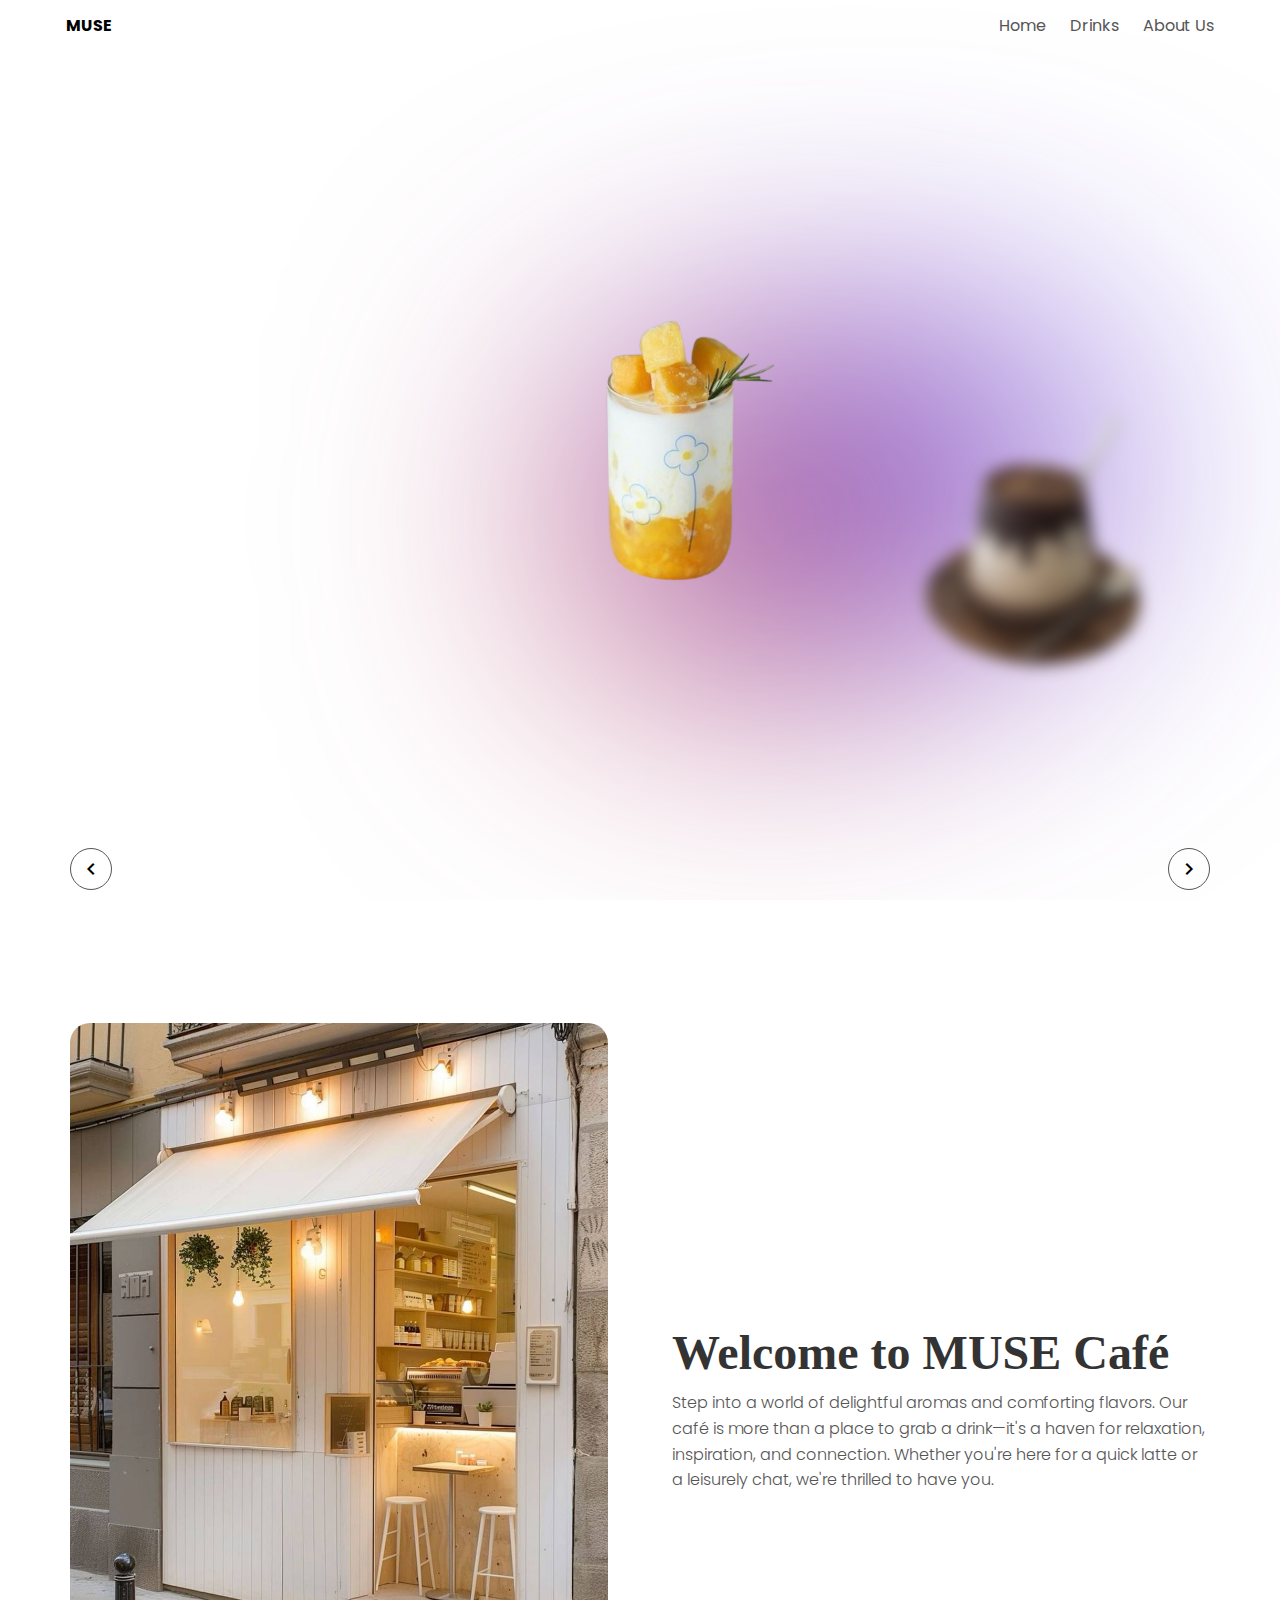
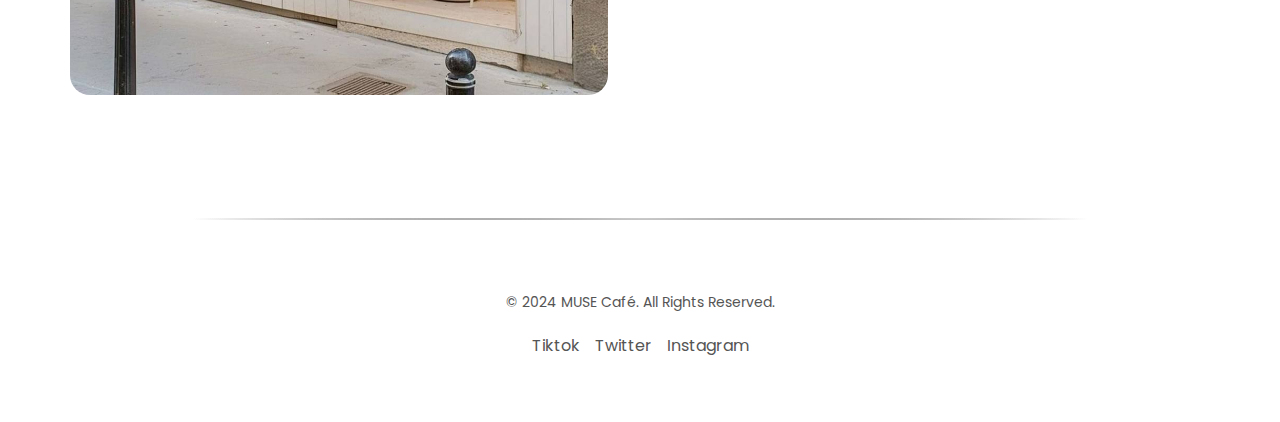
<file: index.html>
<!DOCTYPE html>
<html lang="en">
  <head>
    <meta charset="UTF-8" />
    <meta name="viewport" content="width=device-width, initial-scale=1.0" />
    <link
      rel="stylesheet"
      href="https://fonts.googleapis.com/icon?family=Material+Icons"
    />
    <link rel="icon" type="image/x-icon" href="/images/favicon_logo.png" />
    <link rel="stylesheet" href="public/style.css" />
    <title>MUSE</title>
  </head>
  <body>
    <!-- Navbar -->
    <header>
      <div class="logo">MUSE</div>
      <nav>
        <a href="#">Home</a>
        <a href="#">Drinks</a>
        <a href="#">About Us</a>
      </nav>
    </header>

    <!-- Carousel -->
    <div class="carousel">
      <div class="prodShowcaseList">
        <!-- Product 1 -->
        <div class="product">
          <img src="../images/cherryDrink.png" alt="Cherry Drink" />
          <div class="intro">
            <div class="title">Spring in Every Sip</div>
            <div class="name">Cherry Blossom Latte</div>
            <div class="desc">
              Delight in the delicate flavors of spring with our Cherry Blossom
              Latte. A perfect blend of smooth espresso, creamy milk, and the
              floral sweetness of cherry blossoms. Topped with a dusting of pink
              sugar for a magical touch.
            </div>
            <div class="cost">Special: $12 for 2 | $8 for 1</div>
            <button class="learnMore">Learn More</button>
          </div>
        </div>

        <!-- Product 2 -->
        <div class="product">
          <img src="../images/mangoDrink.png" alt="Mango Drink" />
          <div class="intro">
            <div class="title">Tropical Bliss</div>
            <div class="name">Mango Latte</div>
            <div class="desc">
              Escape to paradise with every sip of our Mango Latte. A velvety
              mango puree blended with creamy milk and a hint of espresso,
              creating a tropical drink that’s both refreshing and indulgent.
            </div>
            <div class="cost">Special: $10 for 2 | $6 for 1</div>
            <button class="learnMore">Learn More</button>
          </div>
        </div>

        <!-- Product 3 -->
        <div class="product">
          <img src="../images/chocoDrink.png" alt="Hot Cocoa" />
          <div class="intro">
            <div class="title">Comfort in a Cup</div>
            <div class="name">Hot Cocoa</div>
            <div class="desc">
              Cozy up with our rich and creamy Hot Cocoa. Made with premium
              cocoa and steamed milk, this classic drink is topped with fluffy
              whipped cream and chocolate shavings for the ultimate treat.
            </div>
            <div class="cost">Special: $8 for 2 | $5 for 1</div>
            <button class="learnMore">Learn More</button>
          </div>
        </div>
      </div>
    </div>

    <!-- Arrow Controls -->
    <div class="carouselControl">
      <div id="prev">
        <i class="material-icons">chevron_left</i>
      </div>
      <div id="next">
        <i class="material-icons">chevron_right</i>
      </div>
    </div>

    <!-- Content -->
    <div class="shopContent">
      <div class="imgContainer">
        <img src="../images/shop.jpg" alt="shop" />
      </div>
      <div class="intro">
        <div class="title">Welcome to MUSE Café</div>
        <div class="desc">
          Step into a world of delightful aromas and comforting flavors. Our
          café is more than a place to grab a drink—it's a haven for relaxation,
          inspiration, and connection. Whether you're here for a quick latte or
          a leisurely chat, we're thrilled to have you.
        </div>
      </div>
    </div>

    <!-- Divider Line -->
    <hr />

    <!-- Footer -->
    <footer class="footer">
      <div class="footer-content">
        <p>&copy; 2024 MUSE Café. All Rights Reserved.</p>
        <div class="social-links">
          <a href="#" target="_blank">Tiktok</a>
          <a href="#" target="_blank">Twitter</a>
          <a href="#" target="_blank">Instagram</a>
        </div>
      </div>
    </footer>

    <script src="public/app.js"></script>
  </body>
</html>
</file>
<file: public/style.css>
@import url("https://fonts.googleapis.com/css2?family=Poppins:ital,wght@0,100;0,200;0,300;0,400;0,500;0,600;0,700;0,800;0,900;1,100;1,200;1,300;1,400;1,500;1,600;1,700;1,800;1,900&display=swap");

:root {
  --prod1-transform: translate(-50%, -10%) scale(2);
  --prod1-filter: blur(30px);
  --prod1-zIndex: 11;
  --prod1-opacity: 0;

  --prod2-transform: translate(0, 0);
  --prod2-filter: blur(0);
  --prod2-zIndex: 10;
  --prod2-opacity: 1;

  --prod3-transform: translate(55%, 10%) scale(0.8);
  --prod3-filter: blur(10px);
  --prod3-z-index: 9;
  --prod3-opacity: 1;

  --prod4-transform: translate(90%, 20%) scale(0.3);
  --prod4-filter: blur(30px);
  --prod4-z-index: 8;
  --prod4-opacity: 0;
}

body {
  font-family: "Poppins";
  margin: 0;
  width: 100%;
  overflow-x: hidden;
  box-sizing: border-box;
}

/* Navbar */
a {
  text-decoration: none;
  color: #555;
}

header {
  width: 1148px;
  max-width: 90%;
  margin: auto;
  height: 50px;
  display: flex;
  position: relative;
  justify-content: space-between;
  align-items: center;
  z-index: 100;
}

header .logo {
  font-weight: bold;
}

header nav a {
  margin-left: 20px;
  transition: color 0.3s ease;
}
header nav a:hover {
  color: #fb9aac;
}

/* Carousel */
.carousel {
  margin-top: -50px;
  width: 100vw;
  height: 100vh;
  overflow: hidden;
  position: relative;
}

.carousel::before {
  width: 500px;
  height: 300px;
  content: "";
  background-image: linear-gradient(45deg, #dc422a, #1200ff);
  position: absolute;
  z-index: -1;
  border-radius: 40% 30% 90% 30%;
  filter: blur(150px);
  top: 50%;
  left: 50%;
  transform: translate(-10%, -30%);
  transition: 1s;
}

.carousel .prodShowcaseList {
  position: absolute;
  top: 0;
  left: 50%;
  transform: translateX(-50%);
  width: 1140px;
  max-width: 90%;
  height: 100%;
}

.carousel .prodShowcaseList .product {
  position: absolute;
  left: 0;
  top: 0;
  width: 70%;
  height: 100%;
  font-size: 15px;
}

.carousel .prodShowcaseList .product img {
  width: 50%;
  position: absolute;
  right: 0;
  top: 50%;
  transform: translateY(-50%);
}

.carousel .prodShowcaseList .product .intro {
  position: absolute;
  top: 50%;
  transform: translateY(-50%);
  width: 40%;
  opacity: 0;
  pointer-events: none;
}

.carousel .prodShowcaseList .product .intro .title {
  font-size: 1.2em;
  font-weight: 300;
  line-height: 0.8em;
  font-family: "Poppins";
}
.carousel .prodShowcaseList .product .intro .name {
  font-size: 3em;
  font-weight: 500;
}
.carousel .prodShowcaseList .product .intro .desc {
  font-size: small;
  font-weight: 300;
}
.carousel .prodShowcaseList .product .intro .cost {
  font-weight: 500;
  margin-top: 1.3em;
}
.carousel .prodShowcaseList .product .intro .learnMore {
  background-color: transparent;
  border: none;
  border-bottom: 1px solid #555;
  font-family: Poppins;
  font-weight: bold;
  margin-top: 1.2em;
  padding: 5px 0;
  cursor: pointer;
  transition: color 0.2s ease;
}
.carousel .prodShowcaseList .product .intro .learnMore:hover {
  color: #fb9aac;
  border-bottom: 1px solid #fb9aac;
}

/* Carousel Animations */
.carousel .prodShowcaseList .product:nth-child(2) .intro .title,
.carousel .prodShowcaseList .product:nth-child(2) .intro .name,
.carousel .prodShowcaseList .product:nth-child(2) .intro .desc,
.carousel .prodShowcaseList .product:nth-child(2) .intro .cost,
.carousel .prodShowcaseList .product:nth-child(2) .intro .learnMore {
  opacity: 0;
  animation: showContent 0.5s 0.7s ease-in-out 1 forwards;
}

@keyframes showContent {
  from {
    transform: translateY(50px);
    filter: blur(30px);
  }
  to {
    transform: translateY(0);
    opacity: 1;
    filter: blur(0);
  }
}

/* Animation delay for content */
.carousel .prodShowcaseList .product:nth-child(2) .intro .title {
  animation-delay: 0.1s;
}
.carousel .prodShowcaseList .product:nth-child(2) .intro .name {
  animation-delay: 0.2s;
}
.carousel .prodShowcaseList .product:nth-child(2) .intro .desc {
  animation-delay: 0.4s;
}
.carousel .prodShowcaseList .product:nth-child(2) .intro .cost {
  animation-delay: 0.6s;
}
.carousel .prodShowcaseList .product:nth-child(2) .intro .learnMore {
  animation-delay: 0.8s;
}
/* end Animation delay for content */

/* Product 2 is the active one */
.carousel .prodShowcaseList .product:nth-child(2) .intro {
  opacity: 1;
  pointer-events: auto;
  transition: opacity 0.5s;
}
/* Rest of the item will be hidden from view */
.carousel .prodShowcaseList .product:nth-child(n + 4) {
  opacity: 0;
  pointer-events: none;
}

/* Setting the visuals for the products */
.carousel .prodShowcaseList .product:nth-child(1) {
  transform: var(--prod1-transform);
  filter: var(--prod1-filter);
  z-index: var(--prod1-zIndex);
  opacity: var(--prod1-opacity);
  pointer-events: none;
}
.carousel .prodShowcaseList .product:nth-child(2) {
  transform: var(--prod2-transform);
  filter: var(--prod2-filter);
  z-index: var(--prod2-zIndex);
  opacity: var(--prod2-opacity);
}
.carousel .prodShowcaseList .product:nth-child(3) {
  transform: var(--prod3-transform);
  filter: var(--prod3-filter);
  z-index: var(--prod3-z-index);
  opacity: var(--prod3-opacity);
  pointer-events: none;
}
.carousel .prodShowcaseList .product:nth-child(4) {
  transform: var(--prod4-transform);
  filter: var(--prod4-filter);
  z-index: var(--prod4-z-index);
  opacity: var(--prod4-opacity);
  pointer-events: none;
}

/* Carousel Arrow Icons */
.carouselControl {
  position: absolute;
  bottom: 10px;
  width: 1140px;
  max-width: 90%;
  left: 50%;
  transform: translateX(-50%);
  display: flex;
  justify-content: space-between;
  align-items: center;
  z-index: 20;
  cursor: pointer;
}

.carouselControl #next,
.carouselControl #prev {
  width: 40px;
  height: 40px;
  border-radius: 50%;
  font-family: monospace;
  font-size: large;
  font-weight: bold;
  border: 1px solid #555;
  display: flex;
  align-items: center;
  justify-content: center;
}

/* Next Arrow Click Effect */
/* To animate to Product 2 */
.carousel.next .prodShowcaseList .product:nth-child(1) {
  animation: posItem2Anim 0.5s ease-in-out 1 forwards;
}
@keyframes posItem2Anim {
  from {
    /* Taken from initial css of product2 */
    transform: var(--prod2-transform);
    filter: var(--prod2-filter);
    z-index: var(--prod2-zIndex);
    opacity: var(--prod2-opacity);
  }
}

/* To animate to Product 3 */
.carousel.next .prodShowcaseList .product:nth-child(2) {
  animation: posItem3Anim 0.7s ease-in-out 1 forwards;
}
@keyframes posItem3Anim {
  from {
    /* Taken from initial css of product2 */
    transform: var(--prod3-transform);
    filter: var(--prod3-filter);
    z-index: var(--prod3-zIndex);
    opacity: var(--prod3-opacity);
  }
}

/* To animate to Product 4 */
.carousel.next .prodShowcaseList .product:nth-child(3) {
  animation: posItem4Anim 0.7s ease-in-out 1 forwards;
}
@keyframes posItem4Anim {
  from {
    /* Taken from initial css of product2 */
    transform: var(--prod4-transform);
    filter: var(--prod4-filter);
    z-index: var(--prod4-zIndex);
    opacity: var(--prod4-opacity);
  }
}

/* To animate to Product 1 */
.carousel.next .prodShowcaseList .product:nth-child(4) {
  animation: posItem1Anim 0.9s ease-in-out 1 forwards;
}
@keyframes posItem1Anim {
  from {
    /* Taken from initial css of product2 */
    transform: var(--prod1-transform);
    filter: var(--prod1-filter);
    z-index: var(--prod1-zIndex);
    opacity: var(--prod1-opacity);
  }
}

/* Prev Arrow Click Effect */
/* To animate to Product 3 */
.carousel.prev .prodShowcaseList .product:nth-child(2) {
  animation: posItem3Anim 0.5s ease-in-out 1 forwards;
}

/* To animate to Product 1 */
.carousel.prev .prodShowcaseList .product:nth-child(2) {
  animation: posItem1Anim 0.5s ease-in-out 1 forwards;
}
/* To animate to Product 2 */
.carousel.prev .prodShowcaseList .product:nth-child(3) {
  animation: posItem2Anim 0.5s ease-in-out 1 forwards;
}

/**** Shop *****/
.shopContent {
  margin-top: 5rem;
  margin-bottom: 5rem;
  width: 1140px;
  max-width: 90%;
  max-height: 70vh; /* Ensures the section height is constrained */
  display: flex;
  flex-direction: row;
  justify-self: center;
  align-items: center; /* Align items vertically */
  padding: 4em;
  justify-content: space-between;
}

.shopContent .imgContainer {
  width: 50%;
  height: 100%;
  overflow: hidden; /* Prevent content overflow */
  display: flex;
  align-items: center; /* Center the image vertically */
  justify-content: center; /* Center the image horizontally */
}

.shopContent .imgContainer img {
  width: 100%;
  height: 100%; /* Match the height of the parent container */
  border-radius: 20px;
  object-fit: cover; /* Scale the image while keeping the aspect ratio */
}
.shopContent .intro {
  height: 100%;
  width: 50%;
  margin-left: 4em;
  margin-top: 100px;
  align-self: center;
  justify-content: center;
  display: flex;
  flex-direction: column;
  justify-content: center;
}

.intro .title {
  font-family: "Playfair Display", serif;
  font-size: 3rem;
  font-weight: 700;
  margin-bottom: 10px;
  color: #333;
}

.intro .desc {
  font-family: "Poppins", sans-serif;
  color: #555;
  line-height: 1.6;
  font-size: 1rem;
  font-weight: 300;
}

/* Divider line */
hr {
  width: 70%;
  height: 1.5px;
  justify-self: center;
  background: -webkit-gradient(
    linear,
    0 0,
    100% 0,
    from(rgba(0, 0, 0, 0)),
    color-stop(0.5, #333333),
    to(rgba(0, 0, 0, 0))
  );
  background: -webkit-linear-gradient(
    left,
    rgba(0, 0, 0, 0),
    #333333,
    rgba(0, 0, 0, 0)
  );
  background: -moz-linear-gradient(
    left,
    rgba(0, 0, 0, 0),
    #333333,
    rgba(0, 0, 0, 0)
  );
  background: -o-linear-gradient(
    left,
    rgba(0, 0, 0, 0),
    #333333,
    rgba(0, 0, 0, 0)
  );
  background: linear-gradient(
    left,
    rgba(0, 0, 0, 0),
    #333333,
    rgba(0, 0, 0, 0)
  );
  border: 0;
}
hr:after {
  /* For the gradient */
  display: block;
  content: "";
  height: 30px;
  background-image: -webkit-gradient(
    radial,
    50% 0%,
    0,
    50% 0%,
    116,
    color-stop(0%, #cccccc),
    color-stop(100%, rgba(255, 255, 255, 0))
  );
  background-image: -webkit-radial-gradient(
    center top,
    farthest-side,
    #cccccc 0%,
    rgba(255, 255, 255, 0) 100%
  );
  background-image: -moz-radial-gradient(
    center top,
    farthest-side,
    #cccccc 0%,
    rgba(255, 255, 255, 0) 100%
  );
  background-image: -o-radial-gradient(
    center top,
    farthest-side,
    #cccccc 0%,
    rgba(255, 255, 255, 0) 100%
  );
  background-image: radial-gradient(
    farthest-side at center top,
    #cccccc 0%,
    rgba(255, 255, 255, 0) 100%
  );
}

/* Footer Styles */
.footer {
  color: #555;
  padding: 4rem 0;
  text-align: center;
  font-size: 14px;
}

.footer .footer-content {
  max-width: 1200px;
  margin: 0 auto;
}

.footer p {
  margin: 0;
  padding-bottom: 10px;
}

.footer .social-links {
  display: flex;
  justify-content: center;
  gap: 15px;
  margin-top: 10px;
}

.footer .social-links a {
  color: #555;
  text-decoration: none;
  font-size: 16px;
  transition: color 0.3s ease;
}

.footer .social-links a:hover {
  color: #fb9aac;
}
</file>
